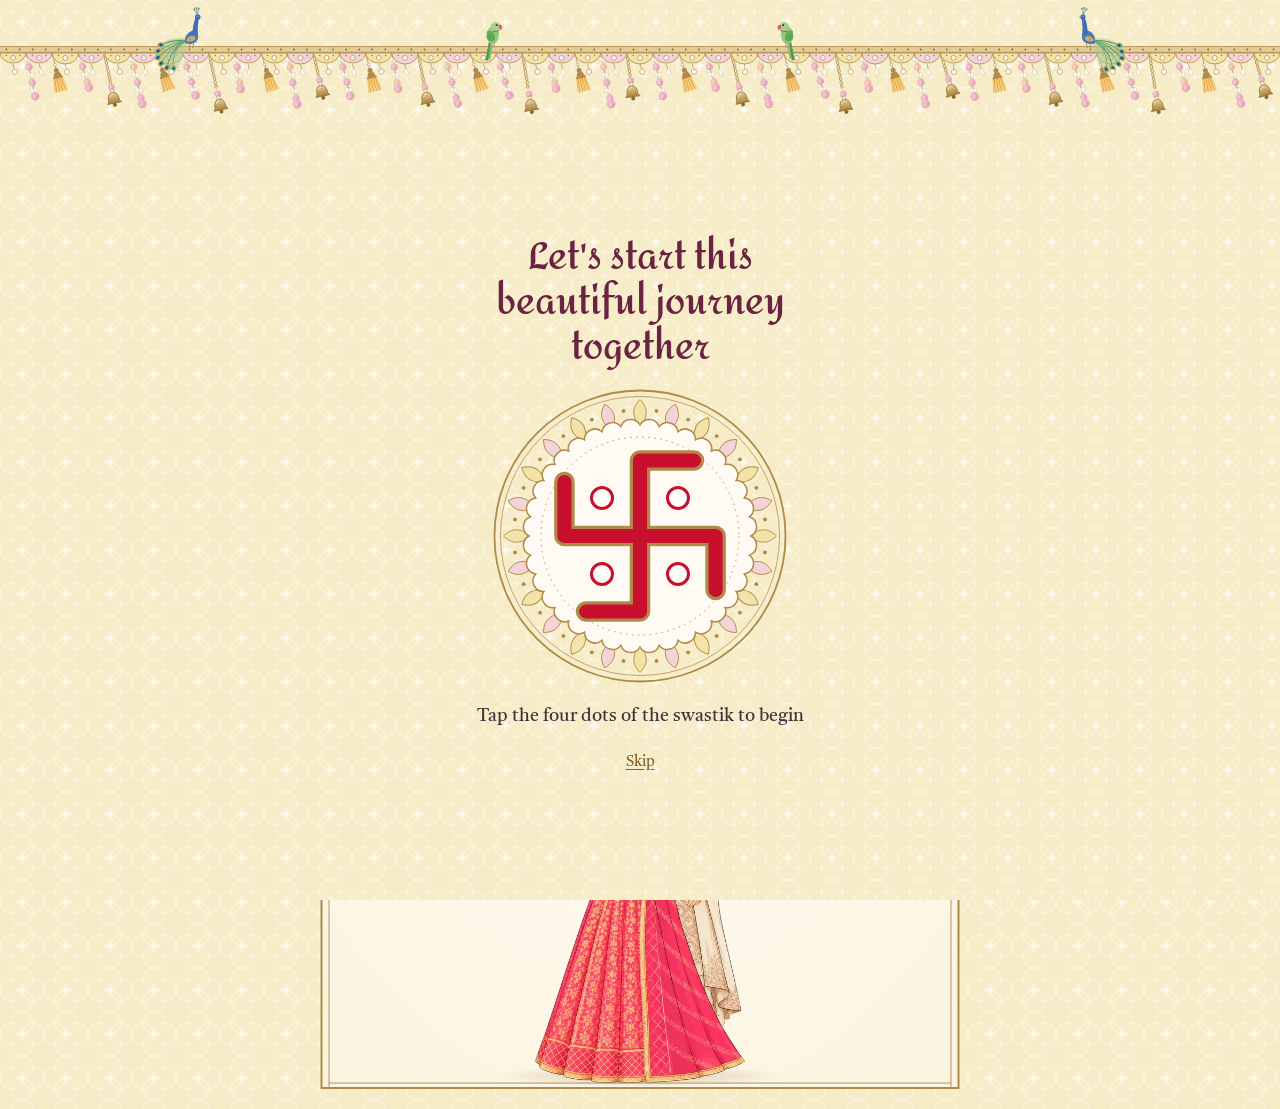
<file: index.html>
<!doctype html>
<html lang="en" data-theme="gulabi">
<head>
  <meta charset="utf-8">
  <meta name="viewport" content="width=device-width, initial-scale=1">
  <title>Harshal &amp; Pooja | Wedding invitation</title>
  <meta name="description" content="You're invited to the wedding of Harshal and Pooja on Wednesday, 2 December 2026.">
  <meta name="theme-color" content="#F4DEDC">

  <!-- WhatsApp / social link preview.
       WhatsApp does not run JavaScript, so these must be typed here.
       Replace USERNAME and REPO with your GitHub username and repository name (README, step 5). -->
  <meta property="og:type" content="website">
  <meta property="og:title" content="Harshal &amp; Pooja | Wedding invitation">
  <meta property="og:description" content="You're invited! Join us on Wednesday, 2 December 2026.">
  <meta property="og:url" content="https://neurodisk23.github.io/wedding/">
  <meta property="og:image" content="https://neurodisk23.github.io/wedding/assets/og-image.jpg">
  <meta property="og:image:width" content="1200">
  <meta property="og:image:height" content="630">
  <meta name="twitter:card" content="summary_large_image">

  <link rel="icon" href="assets/favicon.svg" type="image/svg+xml">
  <link rel="preload" href="assets/fonts/amita-latin-700-normal.woff2" as="font" type="font/woff2" crossorigin>
  <link rel="stylesheet" href="css/style.css">
  <script src="config.js"></script>
  <script>document.documentElement.dataset.theme = (window.INVITE && INVITE.theme) || "gulabi";</script>
</head>
<body>
  <!-- Cover: guests tap the four dots of the swastik to open the invitation -->
  <div class="cover" id="cover" role="dialog" aria-modal="true" aria-labelledby="coverTagline">
    <div class="door door-l" aria-hidden="true"></div>
    <div class="door door-r" aria-hidden="true"></div>
    <svg class="jhalar cover-jhalar" data-jhalar="birds" aria-hidden="true"></svg>
    <div class="cover-inner">
      <p class="cover-greeting" id="coverGreeting" hidden></p>
      <p class="cover-tagline" id="coverTagline" data-text="coverTagline">Let's start this beautiful journey together</p>
      <div class="emblem" id="emblem">
        <svg class="emblem-ring" id="coverMandala" aria-hidden="true"></svg>
        <div class="swastik-box">
          <svg class="swastik" viewBox="0 0 200 200" aria-hidden="true">
            <path class="sw-gold" d="M150 30 H100 V170 H50 M30 50 V100 H170 V150"/>
            <path class="sw-red" d="M150 30 H100 V170 H50 M30 50 V100 H170 V150"/>
          </svg>
          <button class="dot" type="button" style="left:32.5%;top:32.5%" aria-pressed="false" aria-label="Swastik dot 1 of 4"><span></span></button>
          <button class="dot" type="button" style="left:67.5%;top:32.5%" aria-pressed="false" aria-label="Swastik dot 2 of 4"><span></span></button>
          <button class="dot" type="button" style="left:67.5%;top:67.5%" aria-pressed="false" aria-label="Swastik dot 3 of 4"><span></span></button>
          <button class="dot" type="button" style="left:32.5%;top:67.5%" aria-pressed="false" aria-label="Swastik dot 4 of 4"><span></span></button>
        </div>
      </div>
      <p class="cover-hint" id="coverHint" data-text="coverHint" aria-live="polite">Tap the four dots of the swastik to begin</p>
      <button class="cover-skip" id="coverSkip" type="button" data-text="coverSkip">Skip</button>
    </div>
  </div>

  <a class="skip" href="#rsvp">Skip to RSVP</a>

  <header class="hero" id="top">
    <svg class="hero-arch" id="heroArch" aria-hidden="true"></svg>
    <svg class="toran" id="toran" aria-hidden="true" preserveAspectRatio="xMidYMin meet"></svg>
    <div class="hero-inner">
      <p class="ganesh" lang="sa" data-text="ganesh">॥ श्री गणेशाय नमः ॥</p>
      <p class="shubh" lang="hi" data-text="shubhVivah">शुभ विवाह</p>
      <h1 class="names">
        <button class="name-tap" type="button" data-shower="groom" aria-describedby="tapHint"><span data-bind="groom.name">Harshal</span></button>
        <span class="amp" data-text="weds">weds</span>
        <button class="name-tap" type="button" data-shower="bride" aria-describedby="tapHint"><span data-bind="bride.name">Pooja</span></button>
      </h1>
      <img class="divider" src="assets/divider.svg" alt="" width="200" height="24">
      <p class="greeting" id="greeting" hidden></p>
      <p class="hero-date" id="heroDate"></p>
      <p class="tap-hint" id="tapHint" data-text="tapHint">Tap a name or the picture for flowers</p>
      <button class="btn" id="openBtn" type="button" data-text="openButton">Open invitation</button>
      <figure class="couple" id="couple" hidden>
        <button class="couple-tap" type="button" data-shower="both" aria-describedby="tapHint">
          <img id="coupleImg" alt="Illustration of the bride in a pink lehenga and the groom in an ivory sherwani" width="393" height="640">
        </button>
      </figure>
    </div>
  </header>

  <main>
    <section class="invite" id="invitation" aria-label="Invitation" tabindex="-1">
      <div class="wrap">
        <div class="framed invite-card has-jhalar">
          <svg class="jhalar" data-jhalar="gap" aria-hidden="true"></svg>
          <img class="kalash" src="assets/kalash.svg" alt="" width="62" height="71">
          <p class="shloka" lang="sa" id="shloka"></p>
          <img class="divider" src="assets/divider.svg" alt="" width="200" height="24">
          <p class="lead-in" data-text="blessings">With the blessings of our elders</p>
          <p class="parents" data-bind="groom.parents"></p>
          <p data-text="inviteLine">invite you, with joy, to bless the marriage of their son</p>
          <p class="person" data-bind="groom.fullName"></p>
          <p class="grand-of" data-text="grandsonOf" data-grand="groom">grandson of</p>
          <p class="grandparents" data-bind="groom.grandparents" data-grand="groom"></p>
          <p class="with" data-text="with">with</p>
          <p class="person" data-bind="bride.fullName"></p>
          <p data-text="daughterOf">daughter of</p>
          <p class="parents" data-bind="bride.parents"></p>
          <p class="grand-of" data-text="granddaughterOf" data-grand="bride">granddaughter of</p>
          <p class="grandparents" data-bind="bride.grandparents" data-grand="bride"></p>
        </div>
      </div>
    </section>

    <section class="date" id="date" aria-labelledby="dateTitle">
      <svg class="jhalar jhalar-wide" data-jhalar aria-hidden="true"></svg>
      <div class="wrap">
        <h2 class="visually-hidden" id="dateTitle">Wedding date</h2>
        <div class="medallion">
          <svg id="mandala" aria-hidden="true"></svg>
          <div class="medallion-text">
            <p class="weekday" id="weekday"></p>
            <p class="big-day" id="dayNum"></p>
            <p class="month" id="monthYear"></p>
          </div>
        </div>
        <p class="muhurat" id="muhurat"></p>
        <p class="cd-label" id="cdLabel"></p>
        <div class="countdown" id="countdown" role="timer" aria-label="Time left until the wedding">
          <div><span id="cdD">0</span><small>days</small></div>
          <div><span id="cdH">0</span><small>hours</small></div>
          <div><span id="cdM">0</span><small>minutes</small></div>
          <div><span id="cdS">0</span><small>seconds</small></div>
        </div>
      </div>
    </section>

    <section class="events" id="events" aria-labelledby="eventsTitle">
      <div class="wrap">
        <h2 id="eventsTitle" data-text="celebrationsTitle">The celebrations</h2>
        <img class="divider" src="assets/divider.svg" alt="" width="200" height="24">
        <ol class="event-list" id="eventList"></ol>
      </div>
    </section>

    <section class="rsvp" id="rsvp" aria-labelledby="rsvpTitle">
      <div class="wrap">
        <h2 id="rsvpTitle" data-text="rsvpTitle">Will you join us?</h2>
        <p class="rsvp-by" id="rsvpBy"></p>

        <form class="framed sheet has-jhalar" id="rsvpForm" novalidate>
          <svg class="jhalar" data-jhalar aria-hidden="true"></svg>
          <div class="field">
            <label for="fName" data-text="nameLabel">Your name</label>
            <input id="fName" name="name" autocomplete="name" maxlength="80" required aria-describedby="eName">
            <p class="err" id="eName" hidden data-text="errName">Enter your name.</p>
          </div>

          <div class="field">
            <label for="fPhone" data-text="phoneLabel">Phone number</label>
            <div class="phone">
              <span aria-hidden="true">+91</span>
              <input id="fPhone" name="phone" type="tel" inputmode="numeric" autocomplete="tel-national"
                     maxlength="20" placeholder="98765 43210" required aria-describedby="hPhone ePhone">
            </div>
            <p class="hint" id="hPhone" data-text="phoneHint">Send again with the same number to update your RSVP.</p>
            <p class="err" id="ePhone" hidden data-text="errPhone">Enter a 10-digit mobile number.</p>
          </div>

          <fieldset class="field" aria-describedby="eAttending">
            <legend data-text="attendLabel">Will you attend?</legend>
            <div class="choices">
              <label class="choice"><input type="radio" name="attending" value="Yes"><span data-text="attendYes">Yes, we'll be there</span></label>
              <label class="choice"><input type="radio" name="attending" value="No"><span data-text="attendNo">Sorry, can't make it</span></label>
            </div>
            <p class="err" id="eAttending" hidden data-text="errAttending">Choose whether you can attend.</p>
          </fieldset>

          <div class="if-yes" id="ifYes" hidden>
            <div class="field">
              <label for="fGuests" data-text="guestsLabel">How many people, including you?</label>
              <div class="stepper">
                <button type="button" data-step="-1" aria-label="One fewer person">−</button>
                <input id="fGuests" name="guests" type="number" inputmode="numeric" min="1" max="15" value="1">
                <button type="button" data-step="1" aria-label="One more person">+</button>
              </div>
            </div>

            <fieldset class="field" aria-describedby="eEvents">
              <legend data-text="functionsLabel">Which functions will you attend?</legend>
              <div class="chips" id="eventChips"></div>
              <p class="err" id="eEvents" hidden data-text="errFunctions">Choose at least one function.</p>
            </fieldset>
          </div>

          <fieldset class="field" aria-describedby="eSide">
            <legend data-text="sideLabel">Whose side are you from?</legend>
            <div class="choices">
              <label class="choice"><input type="radio" name="side" value="Groom"><span><span data-text="sideGroom">Ladke wale</span> <small id="sideGroomNote"></small></span></label>
              <label class="choice"><input type="radio" name="side" value="Bride"><span><span data-text="sideBride">Ladki wale</span> <small id="sideBrideNote"></small></span></label>
              <label class="choice"><input type="radio" name="side" value="Both"><span data-text="sideBoth">Both sides</span></label>
            </div>
            <p class="err" id="eSide" hidden data-text="errSide">Choose a side.</p>
          </fieldset>

          <div class="field">
            <label for="fWish"><span data-text="wishLabel">Your wish for the couple</span> <span class="opt" data-text="optional">(optional)</span></label>
            <textarea id="fWish" name="wish" rows="4" maxlength="500"></textarea>
            <label class="check"><input type="checkbox" name="showWish" checked> <span data-text="showWishLabel">Show my wish on this page</span></label>
          </div>

          <!-- Spam trap: people never see this field; bots fill it. -->
          <div class="hp" aria-hidden="true">
            <label>Company <input name="company" tabindex="-1" autocomplete="off"></label>
          </div>

          <button class="btn" type="submit" id="sendBtn" data-text="sendButton">Send RSVP</button>
          <p class="form-status" id="formStatus" role="status" aria-live="polite"></p>
        </form>

        <div class="framed sheet done has-jhalar" id="rsvpDone" tabindex="-1" hidden>
          <svg class="jhalar" data-jhalar aria-hidden="true"></svg>
          <img class="kalash" src="assets/kalash.svg" alt="" width="56" height="64">
          <p class="done-title" id="doneTitle"></p>
          <p id="doneText"></p>
          <p class="demo-note" id="demoNote" hidden>Demo mode: this RSVP was not saved. Add your Google Sheet link in config.js to start collecting RSVPs.</p>
          <button class="link-btn" type="button" id="editBtn">Update your RSVP</button>
        </div>
      </div>
    </section>

    <section class="wishes" id="wishes" aria-labelledby="wishesTitle">
      <div class="wrap">
        <h2 id="wishesTitle" data-text="wishesTitle">Wishes for the couple</h2>
        <img class="divider" src="assets/divider.svg" alt="" width="200" height="24">
        <p class="wishes-note" id="wishesNote" hidden></p>
        <ul class="wish-list" id="wishList"></ul>
        <p class="empty" id="wishEmpty" hidden>No wishes yet. Add the first one with your RSVP.</p>
      </div>
    </section>

    <section class="contacts" id="contacts" aria-labelledby="contactsTitle">
      <div class="wrap">
        <h2 id="contactsTitle" data-text="contactsTitle">Questions? Call us</h2>
        <div class="framed contact-card has-jhalar">
          <svg class="jhalar" data-jhalar aria-hidden="true"></svg>
          <ul class="contact-list" id="contactList"></ul>
        </div>
      </div>
    </section>
  </main>

  <footer class="footer">
    <svg class="palace" id="palace" aria-hidden="true" preserveAspectRatio="xMidYMax meet"></svg>
    <div class="footer-body">
      <div class="wrap">
        <p class="thanks" data-text="thanks">We look forward to celebrating with you</p>
        <p class="hashtag" id="hashtag"></p>
        <p class="families" id="families"></p>
      </div>
    </div>
  </footer>

  <button class="music" id="musicBtn" type="button" aria-pressed="false" aria-label="Play music" hidden>
    <svg viewBox="0 0 24 24" aria-hidden="true"><path class="note" d="M9 18.5a2.5 2.5 0 1 1-2-2.45V5l11-2v11.5a2.5 2.5 0 1 1-2-2.45V6.4L9 7.7z"/><path class="slash" d="M3 3l18 18" /></svg>
  </button>
  <audio id="music" loop preload="none"></audio>

  <script src="js/toran.js"></script>
  <script src="js/ornaments.js"></script>
  <script src="js/effects.js"></script>
  <script src="js/main.js"></script>
</body>
</html>
</file>
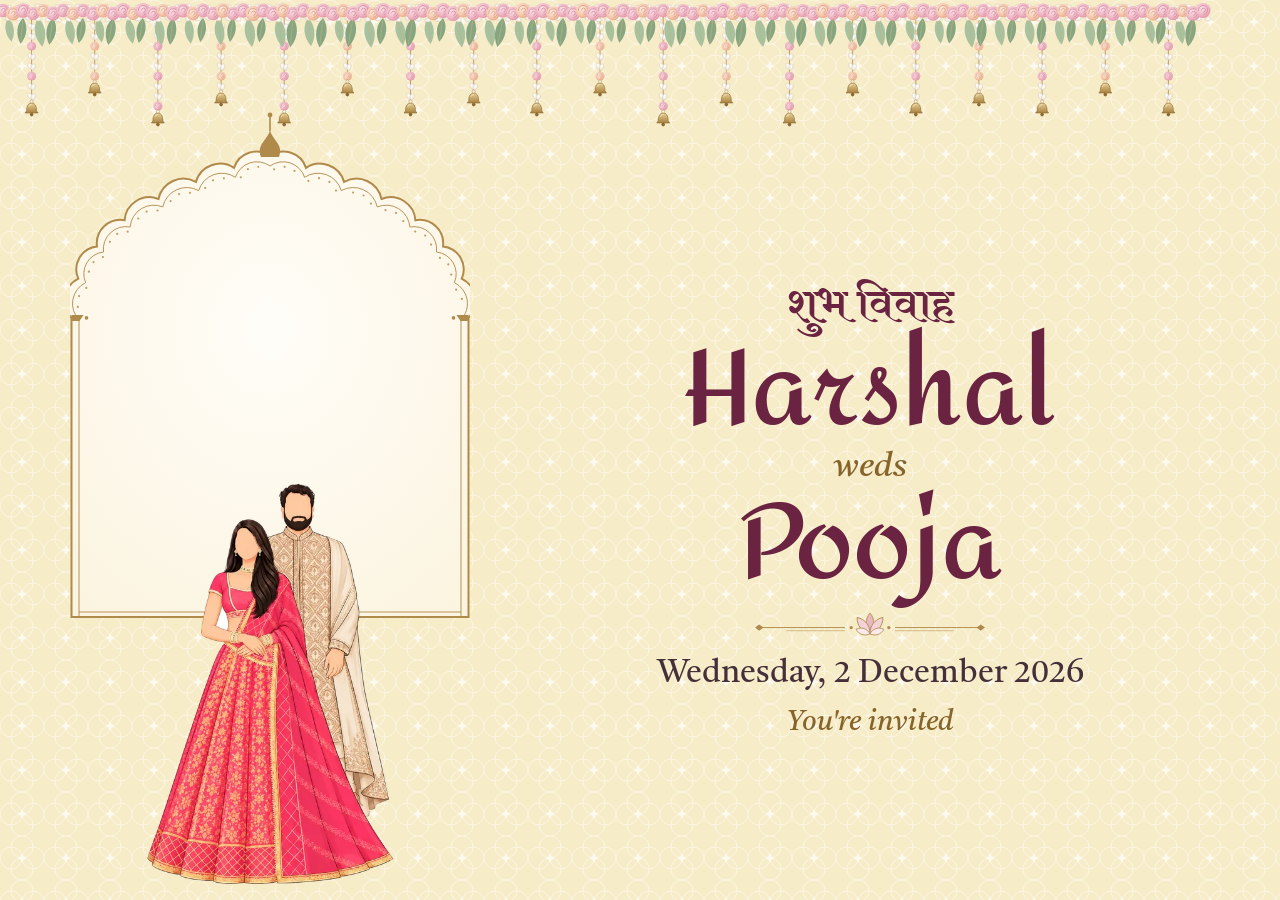
<file: tools/og.html>
<!doctype html>
<!--
  Source for assets/og-image.jpg (the WhatsApp link preview).
  To remake it after changing names, date, theme or illustration:
  open this page in Chrome, set the window to 1200 x 630
  (DevTools device toolbar), take a screenshot, save as JPG under 300 KB.
-->
<html lang="en" data-theme="gulabi">
<head>
<meta charset="utf-8">
<link rel="stylesheet" href="../css/style.css">
<script src="../config.js"></script>
<script>document.documentElement.dataset.theme = (window.INVITE && INVITE.theme) || "gulabi";</script>
<style>
  html, body { margin: 0; width: 1200px; height: 630px; overflow: hidden; }
  .toran { position: absolute; top: 0; left: 0; width: 1200px; height: 150px; z-index: 3; }
  .og-arch { position: absolute; left: 70px; top: 112px; width: 400px; height: 506px; }
  .og-couple { position: absolute; left: 270px; bottom: 16px; height: 400px; transform: translateX(-50%); z-index: 2; }
  .og-text { position: absolute; left: 500px; right: 40px; top: 150px; bottom: 30px;
             display: flex; flex-direction: column; align-items: center; justify-content: center; text-align: center; }
  .og-text .shubh { font-size: 40px; }
  .og-text .names { font-size: 104px; line-height: 1.02; margin: 4px 0 0; }
  .og-text .names .amp { font-size: 34px; margin: 0; }
  .og-text .divider { width: 230px; margin: 14px auto 10px; }
  .og-text .when { font-size: 32px; }
  .og-text .invited { font: italic 28px/1.4 var(--text); color: var(--gold-text); margin-top: 4px; }
</style>
</head>
<body>
  <svg class="toran" id="toran" aria-hidden="true"></svg>
  <svg class="og-arch" id="arch" aria-hidden="true"></svg>
  <img class="og-couple" src="../assets/couple.webp" alt="">
  <div class="og-text">
    <p class="shubh" lang="hi">शुभ विवाह</p>
    <p class="names"><span>Harshal</span><span class="amp">weds</span><span>Pooja</span></p>
    <img class="divider" src="../assets/divider.svg" alt="">
    <p class="when">Wednesday, 2 December 2026</p>
    <p class="invited">You're invited</p>
  </div>
  <script src="../js/toran.js"></script>
  <script src="../js/ornaments.js"></script>
  <script>
    buildToran(document.getElementById("toran"), { width: 1200 });
    buildArch(document.getElementById("arch"), 400, 506);
  </script>
</body>
</html>
</file>
<file: css/style.css>
/* ───────── Fonts (self-hosted, SIL Open Font License) ───────── */
@font-face {
  font-family: "Amita"; font-style: normal; font-weight: 700; font-display: swap;
  src: url(../assets/fonts/amita-devanagari-700-normal.woff2) format("woff2");
  unicode-range: U+0900-097F, U+1CD0-1CF9, U+200C-200D, U+20A8, U+20B9, U+20F0, U+25CC, U+A830-A839, U+A8E0-A8FF, U+11B00-11B09;
}
@font-face {
  font-family: "Amita"; font-style: normal; font-weight: 700; font-display: swap;
  src: url(../assets/fonts/amita-latin-ext-700-normal.woff2) format("woff2");
  unicode-range: U+0100-02BA, U+02BD-02C5, U+02C7-02CC, U+02CE-02D7, U+02DD-02FF, U+1D00-1DBF, U+1E00-1E9F, U+1EF2-1EFF, U+2020, U+20A0-20AB, U+20AD-20C0, U+2113, U+2C60-2C7F, U+A720-A7FF;
}
@font-face {
  font-family: "Amita"; font-style: normal; font-weight: 700; font-display: swap;
  src: url(../assets/fonts/amita-latin-700-normal.woff2) format("woff2");
  unicode-range: U+0000-00FF, U+0131, U+0152-0153, U+02BB-02BC, U+02C6, U+02DA, U+02DC, U+0304, U+0308, U+0329, U+2000-206F, U+20AC, U+2122, U+2191, U+2193, U+2212, U+2215, U+FEFF, U+FFFD;
}
@font-face {
  font-family: "Tiro Devanagari Hindi"; font-style: normal; font-weight: 400; font-display: swap;
  src: url(../assets/fonts/tiro-devanagari-hindi-devanagari-400-normal.woff2) format("woff2");
  unicode-range: U+0900-097F, U+1CD0-1CF9, U+200C-200D, U+20A8, U+20B9, U+20F0, U+25CC, U+A830-A839, U+A8E0-A8FF, U+11B00-11B09;
}
@font-face {
  font-family: "Tiro Devanagari Hindi"; font-style: normal; font-weight: 400; font-display: swap;
  src: url(../assets/fonts/tiro-devanagari-hindi-latin-ext-400-normal.woff2) format("woff2");
  unicode-range: U+0100-02BA, U+02BD-02C5, U+02C7-02CC, U+02CE-02D7, U+02DD-02FF, U+1D00-1DBF, U+1E00-1E9F, U+1EF2-1EFF, U+2020, U+20A0-20AB, U+20AD-20C0, U+2113, U+2C60-2C7F, U+A720-A7FF;
}
@font-face {
  font-family: "Tiro Devanagari Hindi"; font-style: normal; font-weight: 400; font-display: swap;
  src: url(../assets/fonts/tiro-devanagari-hindi-latin-400-normal.woff2) format("woff2");
  unicode-range: U+0000-00FF, U+0131, U+0152-0153, U+02BB-02BC, U+02C6, U+02DA, U+02DC, U+0304, U+0308, U+0329, U+2000-206F, U+20AC, U+2122, U+2191, U+2193, U+2212, U+2215, U+FEFF, U+FFFD;
}
@font-face {
  font-family: "Tiro Devanagari Hindi"; font-style: italic; font-weight: 400; font-display: swap;
  src: url(../assets/fonts/tiro-devanagari-hindi-latin-ext-400-italic.woff2) format("woff2");
  unicode-range: U+0100-02BA, U+02BD-02C5, U+02C7-02CC, U+02CE-02D7, U+02DD-02FF, U+1D00-1DBF, U+1E00-1E9F, U+1EF2-1EFF, U+2020, U+20A0-20AB, U+20AD-20C0, U+2113, U+2C60-2C7F, U+A720-A7FF;
}
@font-face {
  font-family: "Tiro Devanagari Hindi"; font-style: italic; font-weight: 400; font-display: swap;
  src: url(../assets/fonts/tiro-devanagari-hindi-latin-400-italic.woff2) format("woff2");
  unicode-range: U+0000-00FF, U+0131, U+0152-0153, U+02BB-02BC, U+02C6, U+02DA, U+02DC, U+0304, U+0308, U+0329, U+2000-206F, U+20AC, U+2122, U+2191, U+2193, U+2212, U+2215, U+FEFF, U+FFFD;
}

/* ───────── Colour schemes ─────────
   Royal pastel: a pastel ground with a jaali (lattice) pattern, ivory
   cards in antique-gold frames, and one deep accent for names and
   headings. Pick a scheme with `theme` in config.js. */
:root, [data-theme="gulabi"] {           /* Gulabi: blush rose, sage, gold */
  --ground: #F4DEDC;
  --ground-2: #E8C6C7;
  --band: #E2EBDE;
  --accent: #6A2340;
  --ink: #45303A;
  --footer: #5A7560;
  --petal-a: #F4D3D8;
  --petal-b: #D9E6D3;
  --glow-out: #FBEFEA;
}
[data-theme="pista"] {                    /* Pista: pistachio green, peach, gold */
  --ground: #E1ECDD;
  --ground-2: #C6D8C0;
  --band: #F7E5D9;
  --accent: #2F5546;
  --ink: #2F3B35;
  --footer: #7A4256;
  --petal-a: #F7E0D2;
  --petal-b: #D3E3CC;
  --glow-out: #F3F7EE;
}
[data-theme="aasmani"] {                  /* Aasmani: powder blue, blush, gold */
  --ground: #DCE5F0;
  --ground-2: #C2D1E3;
  --band: #F4E3E7;
  --accent: #233A66;
  --ink: #2E3448;
  --footer: #2F4A75;
  --petal-a: #F4D3D8;
  --petal-b: #CFDCEC;
  --glow-out: #F1F4F9;
}
[data-theme="basanti"] {                 /* Basanti: butter yellow, blush, gold */
  --ground: #F7ECC8;
  --ground-2: #EAD9A3;
  --band: #F6DCDD;
  --accent: #6A2340;
  --ink: #45303A;
  --footer: #6E4E16;
  --petal-a: #F4D3D8;
  --petal-b: #F3E3A8;
  --glow-out: #FBF4E0;
}
[data-theme="jamuni"] {                  /* Jamuni: lavender, pink, gold */
  --ground: #E9E2F1;
  --ground-2: #D3C7E3;
  --band: #F3E6EC;
  --accent: #4A2A6A;
  --ink: #352C42;
  --footer: #4A2A6A;
  --petal-a: #F4D3D8;
  --petal-b: #DCD0EC;
  --glow-out: #F6F2FA;
}
[data-theme="firozi"] {                  /* Firozi: mint turquoise, peach, gold */
  --ground: #DCEFEB;
  --ground-2: #BFE0DA;
  --band: #F8E4DC;
  --accent: #1E5552;
  --ink: #263B3A;
  --footer: #1E5552;
  --petal-a: #F7D9D0;
  --petal-b: #CDE9E3;
  --glow-out: #F2F9F7;
}
[data-theme="kesari"] {                  /* Kesari: saffron peach, sage, gold */
  --ground: #FBE5D6;
  --ground-2: #F2CDB5;
  --band: #E4ECDD;
  --accent: #6B2E1F;
  --ink: #47302A;
  --footer: #5C6E4F;
  --petal-a: #F8D6C4;
  --petal-b: #DCE8D3;
  --glow-out: #FFF5EE;
}
[data-theme="shahi"] {                   /* Shahi: ivory, champagne, emerald */
  --ground: #F2EBDD;
  --ground-2: #E2D5BC;
  --band: #E3ECE4;
  --accent: #1E4D3A;
  --ink: #33362F;
  --footer: #1E4D3A;
  --petal-a: #F4D3D8;
  --petal-b: #DCE8D8;
  --glow-out: #FBF7EF;
}
:root {
  --card: #FFFAF3;
  --glow-in: #FFFDF8;
  --gold: #B08A4A;
  --gold-light: #DCC79B;
  --gold-text: #86642A;
  --frame: 26px;

  --display: "Amita", "Tiro Devanagari Hindi", serif;
  --text: "Tiro Devanagari Hindi", Georgia, serif;
  --col: 480px;
}

*, *::before, *::after { box-sizing: border-box; }
html { -webkit-text-size-adjust: 100%; scroll-behavior: smooth; }
body {
  margin: 0;
  background: var(--ground) url(../assets/jaali.svg) repeat;
  color: var(--ink);
  font: 18px/1.6 var(--text);
  text-rendering: optimizeLegibility;
}
h1, h2, h3, p { margin: 0; }
button, input, textarea { font: inherit; color: inherit; }
img, svg { display: block; }
:focus-visible { outline: 3px solid var(--accent); outline-offset: 3px; }

.wrap { width: 100%; max-width: var(--col); margin-inline: auto; padding-inline: 14px; }
.visually-hidden, .hp {
  position: absolute !important; width: 1px; height: 1px; overflow: hidden;
  clip: rect(0 0 0 0); white-space: nowrap;
}
.skip { position: absolute; left: 12px; top: -60px; background: var(--card); padding: 8px 14px; z-index: 10; }
.skip:focus { top: 12px; }

section { padding: 64px 0; }
section h2 {
  font: 700 34px/1.2 var(--display);
  color: var(--accent);
  text-align: center;
}
.divider { width: 190px; height: auto; margin: 10px auto 26px; }

/* Ivory card with an antique-gold frame (corners keep their shape, edges stretch). */
.framed {
  border: var(--frame) solid transparent;
  border-image: url(../assets/frame-gold.svg) 40 / var(--frame) stretch;
  background: var(--card);
}

/* ───────── Ornament colours (SVG built in js/ornaments.js) ───────── */
.o-gold { stroke: var(--gold); }
.o-gold-fill { fill: var(--gold); }
.o-fill { fill: var(--card); }
.o-petal-a { fill: var(--petal-a); stroke: var(--gold); }
.o-petal-b { fill: var(--petal-b); stroke: var(--gold); }
.o-glow-in { stop-color: var(--glow-in); }
.o-glow-out { stop-color: var(--glow-out); }
.o-palace { fill: var(--footer); }
.o-window { fill: var(--ground); }

/* ───────── Cover: tap the four dots of the swastik ───────── */
:root { --kumkum: #C8102E; }
html.cover-open, html.cover-open body { overflow: hidden; }
.cover {
  position: fixed; inset: 0; z-index: 15;           /* below the falling flowers (z 20) */
  display: flex; align-items: center; justify-content: center;
  overflow: hidden;
}
.door {
  position: absolute; top: 0; bottom: 0; width: 50.5%;
  background: var(--ground) url(../assets/jaali.svg) repeat;
  transition: transform 1.25s cubic-bezier(.7, 0, .3, 1) .3s;
}
.door-l { left: 0; }
.door-r { right: 0; }
/* The gold door edges show only as the doors part, so no line crosses the text. */
.cover.leaving .door-l { box-shadow: inset -3px 0 0 var(--card), inset -4.5px 0 0 var(--gold), 8px 0 18px rgba(80, 50, 30, .12); }
.cover.leaving .door-r { box-shadow: inset 3px 0 0 var(--card), inset 4.5px 0 0 var(--gold), -8px 0 18px rgba(80, 50, 30, .12); }
.jhalar.cover-jhalar { top: 46px; left: 0; width: 100%; z-index: 2; transition: opacity .45s ease; }
.cover-inner {
  position: relative; z-index: 3;
  width: 100%; max-width: 440px; max-height: 100%; overflow-y: auto;
  padding: 140px 22px 24px; text-align: center;
  transition: opacity .45s ease;
}
.cover-greeting { font: italic 20px/1.4 var(--text); margin-bottom: 4px; }
.cover-tagline { font: 700 clamp(26px, 7.4vw, 36px)/1.25 var(--display); color: var(--accent); margin: 0 auto 16px; max-width: 360px; }
.emblem { position: relative; width: min(300px, 76vw); aspect-ratio: 1; margin: 0 auto; }
.emblem-ring { position: absolute; inset: 0; width: 100%; height: 100%; }
.swastik-box { position: absolute; left: 14%; top: 14%; width: 72%; height: 72%; }
.swastik { width: 100%; height: 100%; overflow: visible; }
.sw-gold, .sw-red { fill: none; stroke-linecap: round; stroke-linejoin: round; }
.sw-gold { stroke: var(--gold); stroke-width: 19; }
.sw-red { stroke: var(--kumkum); stroke-width: 13; }
.dot {
  position: absolute; width: 52px; height: 52px; margin: -26px 0 0 -26px; padding: 0;
  border: 0; border-radius: 50%; background: transparent; cursor: pointer;
  display: grid; place-items: center;
  -webkit-tap-highlight-color: transparent; touch-action: manipulation;
}
.dot span {
  width: 24px; height: 24px; border-radius: 50%;
  border: 3px solid var(--kumkum); background: #FFFDF8;
}
.dot.on span { background: radial-gradient(circle at 35% 35%, #E8455A, #B00F24); border-color: #A30D21; }
.dot:focus-visible { outline: 2px dashed var(--gold); outline-offset: -2px; }
.cover-hint { margin-top: 16px; font-size: 18px; min-height: 1.6em; }
.emblem.complete + .cover-hint { font: 700 28px/1.3 var(--display); color: var(--kumkum); }
.cover-skip {
  margin-top: 14px; padding: 6px 12px; background: none; border: 0; cursor: pointer;
  color: var(--gold-text); font-size: 15px; text-decoration: underline; text-underline-offset: 3px;
}
@media (max-height: 700px) {
  .cover-inner { padding-top: 122px; padding-bottom: 12px; }
  .emblem { width: min(250px, 68vw); }
  .cover-tagline { margin-bottom: 10px; }
}
.cover.leaving .cover-inner, .cover.leaving .cover-jhalar { opacity: 0; }
.cover.leaving .door-l { transform: translateX(-101%); }
.cover.leaving .door-r { transform: translateX(101%); }
@media (prefers-reduced-motion: no-preference) {
  .dot:not(.on) span { animation: dotPulse 1.8s ease-in-out infinite; }
  .dot.on span { animation: dotPop .5s cubic-bezier(.2, 1.6, .4, 1); }
  .emblem.complete .swastik { animation: swGlow 1.2s ease-in-out; }
}
@media (prefers-reduced-motion: reduce) {
  .door { transition: none; }
  .cover.leaving { opacity: 0; transition: opacity .3s; }
}
@keyframes dotPulse { 0%, 100% { box-shadow: 0 0 0 0 rgba(200, 16, 46, .45); } 60% { box-shadow: 0 0 0 11px rgba(200, 16, 46, 0); } }
@keyframes dotPop { from { transform: scale(.4); } to { transform: scale(1); } }
@keyframes swGlow {
  0%, 100% { transform: scale(1); filter: none; }
  40% { transform: scale(1.06); filter: drop-shadow(0 0 10px rgba(232, 190, 100, .95)); }
}

/* ───────── Two pages ─────────
   The opening page and the invitation are separate: the invitation (everything
   in <main> and the footer) appears only after "Open invitation" is pressed. */
html.details-closed main, html.details-closed .footer { display: none; }
html.details-open .hero { display: none; }
#invitation:focus { outline: none; }
@media (prefers-reduced-motion: no-preference) {
  .hero.leaving { animation: pageOut .55s ease-in forwards; }
  html.details-open main { animation: pageIn .7s ease-out both; }
}
@keyframes pageOut { to { opacity: 0; transform: translateY(-24px) scale(.98); } }
@keyframes pageIn { from { opacity: 0; transform: translateY(18px); } to { opacity: 1; transform: none; } }

/* ───────── Buttons ───────── */
.btn {
  display: inline-block;
  background: var(--accent);
  color: var(--card);
  border: 0;
  border-radius: 999px;
  padding: 13px 34px;
  font-size: 19px;
  cursor: pointer;
  box-shadow: 0 0 0 3px var(--card), 0 0 0 4.5px var(--gold);
  transition: filter .2s;
}
.btn:hover { filter: brightness(1.15); }
.btn:disabled { opacity: .7; cursor: progress; }
.link-btn {
  background: none; border: 0; padding: 4px 0; cursor: pointer;
  color: var(--accent); text-decoration: underline; text-underline-offset: 3px;
}

/* ───────── Hero: palace archway ───────── */
.hero {
  position: relative;
  min-height: 100vh;
  min-height: 100svh;
  display: flex;
  flex-direction: column;
  justify-content: center;
  padding: 160px 16px 26px;
  overflow: hidden;
}
.hero-arch {
  position: absolute;
  top: 100px; left: 50%;
  width: min(640px, calc(100% - 28px));
  height: calc(100% - 118px);
  transform: translateX(-50%);
}
.toran { position: absolute; top: 0; left: 0; width: 100%; height: 170px; z-index: 2; overflow: visible; }
.hero-inner {
  position: relative; z-index: 1;
  width: 100%; max-width: 420px; margin: 0 auto;
  padding: 34px 22px 30px;
  text-align: center;
}
.kalash { width: 62px; height: auto; margin: 0 auto 8px; }
.ganesh { font-size: 17px; color: var(--accent); }
.shubh { font: 700 30px/1.35 var(--display); color: var(--accent); margin-top: 4px; }
.names {
  font: 700 clamp(52px, 16vw, 92px)/1.08 var(--display);
  color: var(--accent);
  margin: 14px 0 0;
}
.names span { display: block; }
.names .amp { font: italic 400 22px/1.4 var(--text); color: var(--gold-text); margin: 2px 0; }
.hero .divider { margin: 14px auto 10px; width: 170px; }
.greeting { font: italic 21px/1.4 var(--text); margin-bottom: 2px; }
.hero-date { font-size: 19px; margin-bottom: 22px; }
.hero-inner:has(.couple:not([hidden])) { padding-bottom: 0; }
.couple { position: relative; margin: 26px auto 0; }
.couple img { height: clamp(250px, 38svh, 380px); width: auto; margin: 0 auto; position: relative; z-index: 1; }
.couple::after {
  content: ""; position: absolute; left: 50%; bottom: -4px;
  width: 78%; height: 22px; transform: translateX(-50%);
  background: radial-gradient(closest-side, rgba(150, 110, 50, .32), transparent);
}

/* Garland drops in once on load. The bells' swinging is physics in js/effects.js:
   they react to scrolling and touch. */
@media (prefers-reduced-motion: no-preference) {
  .toran.enter { animation: drop 1s cubic-bezier(.2, .9, .3, 1.15) both; }
  .hero.enter .hero-inner > * { animation: rise .9s ease-out both; animation-delay: .35s; }
}
@keyframes drop { from { transform: translateY(-70%); } to { transform: none; } }
@keyframes rise { from { opacity: 0; transform: translateY(10px); } to { opacity: 1; transform: none; } }

/* Tappable names and picture: tapping showers flowers */
.name-tap, .couple-tap {
  display: block; margin: 0 auto; padding: 0 10px;
  background: none; border: 0; font: inherit; color: inherit;
  cursor: pointer; -webkit-tap-highlight-color: transparent; touch-action: manipulation;
  transition: transform .15s ease-out;
}
.name-tap:active, .couple-tap:active { transform: scale(.96); }
.name-tap:focus-visible, .couple-tap:focus-visible { outline: 2px dashed var(--gold); outline-offset: 4px; border-radius: 8px; }
.tap-hint { font: italic 15px/1.4 var(--text); color: var(--gold-text); margin: -12px 0 20px; }
.couple-tap { padding: 0; }

/* Falling flowers are drawn on this full-screen layer */
.shower { position: fixed; inset: 0; pointer-events: none; z-index: 20; }

/* Small hanging bells (filled in by js/main.js) */
.hang {
  position: absolute; width: 16px; height: 56px; z-index: 1;
  transform-origin: 50% 0; pointer-events: none;
}
.hang svg { width: 100%; height: 100%; }

/* Jhalar: scalloped frill with hanging bells, flowers and latkans (js/ornaments.js).
   On a framed card it hangs from the inner gold line; .jhalar-wide spans a whole band. */
.framed { position: relative; }
.jhalar {
  position: absolute; display: block; z-index: 1; pointer-events: none; overflow: visible;
  top: calc(5px - var(--frame));
  left: calc(16px - var(--frame));
  width: calc(100% + 2 * var(--frame) - 32px);
  height: 84px;
}
.jhalar-wide { top: 0; left: 0; width: 100%; }
.framed.has-jhalar { padding-top: 80px; }
.invite-card.has-jhalar { padding-top: 26px; }
.date { position: relative; padding-top: 116px; }
.event .hang { top: 4px; left: calc(50% - 8px); }
.event .hang-side { top: 22px; width: 12px; height: 42px; }
.event .hang-side.l { left: calc(25% - 6px); }
.event .hang-side.r { left: calc(75% - 6px); }

/* ───────── Invitation card ───────── */
/* TEXT SIZES on the invitation card: change a number to make that line bigger or smaller. */
.invite-card {
  --size-shloka: 19px;        /* वक्रतुण्ड महाकाय … */
  --size-blessings: 16px;     /* With the blessings of our elders … */
  --size-parents: 18px;       /* Smt. … & Shri … (both families) */
  --size-invite-line: 16px;   /* invite you, with joy, … of their son  and  daughter of */
  --size-names: 36px;         /* Harshal, Pooja */
  --size-with: 18px;          /* with */
  --size-grandparents: 15px;  /* Late Sh. … & Late Smt. … (grandparents) */
}
.invite { padding-top: 40px; }
.invite-card { text-align: center; padding: 18px 10px 26px; }
.invite-card p + p { margin-top: 6px; }
.shloka { font-size: var(--size-shloka); line-height: 1.75; color: var(--accent); }
.invite-card .divider { margin: 14px auto 18px; }
/* pre-line: writing \n inside a line in config.js starts a new line exactly there */
.lead-in { font-style: italic; font-size: var(--size-blessings); white-space: pre-line; }
.parents { font-size: var(--size-parents); color: var(--gold-text); white-space: pre-line; }
.invite-card [data-text="inviteLine"], .invite-card [data-text="daughterOf"] { font-size: var(--size-invite-line); white-space: pre-line; }
.invite-card .person { font: 700 var(--size-names)/1.25 var(--display); color: var(--accent); margin: 18px 0 2px; }
.invite-card .grand-of { font-style: italic; font-size: var(--size-grandparents); margin-top: 2px; }
.invite-card .grandparents { font-size: var(--size-grandparents); color: var(--gold-text); white-space: pre-line; line-height: 1.45; }
.invite-card .grandparents + .with { margin-top: 12px; }
.invite-card .with { font-style: italic; font-size: var(--size-with); margin-top: 4px; }

/* ───────── Date medallion ───────── */
.date { background: var(--band) url(../assets/jaali.svg) repeat; text-align: center; }
.medallion { position: relative; width: 300px; height: 300px; margin: 0 auto; }
.medallion svg { position: absolute; inset: 0; width: 100%; height: 100%; }
.medallion-text {
  position: absolute; inset: 0;
  display: flex; flex-direction: column; align-items: center; justify-content: center;
}
.weekday { font: italic 19px/1.2 var(--text); color: var(--gold-text); }
.big-day { font: 700 92px/1 var(--display); color: var(--accent); margin-top: 6px; }
.month { font: 700 24px/1.2 var(--display); color: var(--accent); }
.muhurat { margin-top: 20px; font-size: 19px; }
.cd-label { margin-top: 22px; font: italic 18px/1.4 var(--text); color: var(--gold-text); }
.countdown { display: flex; justify-content: center; gap: 10px; margin-top: 10px; }
.countdown div {
  width: 72px; height: 72px; border-radius: 50%;
  background: var(--card);
  box-shadow: 0 0 0 1px var(--gold), 0 0 0 4px var(--card), 0 0 0 5px var(--gold-light);
  display: flex; flex-direction: column; align-items: center; justify-content: center;
}
.countdown span { font: 700 24px/1 var(--display); color: var(--accent); font-variant-numeric: tabular-nums; }
.countdown small { font-size: 13px; margin-top: 2px; }

/* ───────── Celebrations: arch-topped cards ───────── */
.event-list { list-style: none; margin: 0; padding: 0; display: grid; gap: 22px; }
/* The li carries a thin gold outline (drop-shadows follow the arch shape);
   the inner card is cut to the arch shape by the mask. */
.event {
  --bg: #F6D8DB; --c: #7A2337;
  filter: drop-shadow(1px 0 0 rgba(176, 138, 74, .85)) drop-shadow(-1px 0 0 rgba(176, 138, 74, .85))
          drop-shadow(0 1px 0 rgba(176, 138, 74, .85)) drop-shadow(0 -1px 0 rgba(176, 138, 74, .85))
          drop-shadow(0 8px 12px rgba(80, 50, 30, .08));
}
.event-card {
  position: relative;
  background: var(--bg);
  text-align: center;
  padding: 96px 22px 28px;
  -webkit-mask: url(../assets/arch-mask.svg) top / 100% 84px no-repeat, linear-gradient(#000 0 0) 0 83px / 100% calc(100% - 83px) no-repeat;
          mask: url(../assets/arch-mask.svg) top / 100% 84px no-repeat, linear-gradient(#000 0 0) 0 83px / 100% calc(100% - 83px) no-repeat;
}
.jhalar.jhalar-event { top: 74px; left: 0; width: 100%; }
.event-card { padding-top: 168px; }
[data-type="haldi"]     { --bg: #F8EDC6; --c: #7F6012; }
[data-type="mehendi"]   { --bg: #DCE9D2; --c: #45663A; }
[data-type="sangeet"]   { --bg: #EEDDEC; --c: #74386A; }
[data-type="vivah"]     { --bg: #F6D8DB; --c: #7A2337; }
[data-type="reception"] { --bg: #DAE4F0; --c: #2F4E74; }
[data-type="engagement"] { --bg: #F3E8CF; --c: #7A5A1A; }
[data-type="barat"]     { --bg: #FBE3D2; --c: #8A431E; }
.ev-name { font: 700 36px/1.15 var(--display); color: var(--c); }
.ev-date { font-size: 18px; margin-top: 4px; }
.ev-time { font-size: 18px; }
.ev-venue { margin-top: 10px; color: var(--c); }
.ev-address { font-size: 17px; }
.ev-note { font-style: italic; margin-top: 6px; }
.ev-actions { display: flex; flex-wrap: wrap; justify-content: center; gap: 6px 22px; margin-top: 14px; }
.ev-actions a { color: var(--c); text-underline-offset: 3px; font-size: 17px; padding: 4px 0; }

/* ───────── RSVP ───────── */
.rsvp-by { text-align: center; margin: -16px 0 22px; }
.rsvp h2 + .rsvp-by { margin-top: 4px; }
.sheet { padding: 14px 6px 10px; }
.sheet .btn { width: 100%; margin-top: 8px; }
.field { border: 0; margin: 0 0 22px; padding: 0; min-width: 0; }
.field > label, .field legend { display: block; margin-bottom: 8px; color: var(--accent); padding: 0; }
.opt { color: var(--ink); font-size: 16px; }
input:not([type]), input[type="tel"], input[type="number"], textarea {
  width: 100%;
  background: #fff;
  border: 1.5px solid var(--gold-light);
  border-radius: 6px;
  padding: 11px 12px;
  font-size: 18px;
}
textarea { resize: vertical; min-height: 110px; line-height: 1.5; }
input:focus-visible, textarea:focus-visible { outline: 3px solid var(--accent); outline-offset: 1px; border-color: var(--accent); }
[aria-invalid="true"] { border-color: #A3243A !important; }
.phone { display: flex; }
.phone span {
  display: flex; align-items: center; padding: 0 12px;
  border: 1.5px solid var(--gold-light); border-right: 0; border-radius: 6px 0 0 6px; background: var(--ground);
}
.phone input { border-radius: 0 6px 6px 0; }
.hint { font-size: 15px; margin-top: 6px; }
.err { color: #A3243A; font-size: 16px; margin-top: 6px; }
.err::before { content: "! "; font-weight: bold; }

.choices { display: grid; gap: 8px; }
.choice, .chip { position: relative; display: block; cursor: pointer; }
.choice input, .chip input { position: absolute; opacity: 0; inset: 0; margin: 0; cursor: pointer; z-index: 1; width: 100%; height: 100%; }
.choice span, .chip span {
  display: block;
  border: 1.5px solid var(--gold-light);
  border-radius: 6px;
  padding: 11px 14px;
  background: #fff;
  transition: background-color .15s, color .15s, border-color .15s;
}
.choice small { font-size: 15px; opacity: .85; }
.choice input:checked + span { background: var(--accent); border-color: var(--accent); color: var(--card); }
.choice input:focus-visible + span, .chip input:focus-visible + span { outline: 3px solid var(--accent); outline-offset: 2px; }

.chips { display: flex; flex-wrap: wrap; gap: 8px; }
.chip span { border-radius: 999px; padding: 8px 18px; }
.chip span::before { content: ""; display: inline-block; width: 10px; height: 10px; border-radius: 50%; background: var(--c); margin-right: 8px; vertical-align: 1px; }
.chip input:checked + span { background: var(--bg); border-color: var(--c); color: var(--c); box-shadow: inset 0 0 0 1px var(--c); }

.stepper { display: flex; width: max-content; }
.stepper button {
  width: 48px; height: 48px; border: 1.5px solid var(--gold-light); background: var(--ground);
  font-size: 22px; cursor: pointer; color: var(--accent);
}
.stepper button:first-child { border-radius: 6px 0 0 6px; }
.stepper button:last-child { border-radius: 0 6px 6px 0; }
.stepper input { width: 64px; text-align: center; border-radius: 0; border-inline: 0; -moz-appearance: textfield; }
.stepper input::-webkit-inner-spin-button, .stepper input::-webkit-outer-spin-button { -webkit-appearance: none; margin: 0; }
.check { display: flex; gap: 10px; align-items: center; margin-top: 10px; font-size: 17px; cursor: pointer; }
.check input { width: 20px; height: 20px; accent-color: var(--accent); }
.form-status { margin-top: 12px; text-align: center; min-height: 1.6em; }
.form-status.error { color: #A3243A; }

.done { text-align: center; padding: 18px 10px 14px; }
.done:focus { outline: none; }
.done .kalash { width: 52px; margin-bottom: 10px; }
.done-title { font: 700 28px/1.3 var(--display); color: var(--accent); margin-bottom: 8px; }
.demo-note { font-size: 15px; margin-top: 14px; padding: 10px; background: var(--ground); border-radius: 4px; }
.done .link-btn { margin-top: 14px; }

/* ───────── Wishes ───────── */
.wishes { padding-top: 24px; }
.wishes-note { text-align: center; font-size: 15px; margin: -12px 0 18px; }
.wish-list { list-style: none; margin: 0; padding: 0; display: grid; gap: 12px; }
.wish {
  background: var(--card);
  border: 1px solid var(--gold-light);
  border-radius: 4px;
  padding: 16px 18px 14px;
  box-shadow: inset 0 0 0 4px var(--card), inset 0 0 0 5px rgba(176, 138, 74, .25);
}
.wish-text { font-style: italic; font-size: 19px; }
.wish-text::before { content: "“"; } .wish-text::after { content: "”"; }
.wish-who { margin-top: 6px; color: var(--accent); font: 700 19px/1.3 var(--display); }
.empty { text-align: center; }

/* ───────── Contacts ───────── */
.contacts { padding-top: 24px; padding-bottom: 40px; }
.contacts h2 { margin-bottom: 20px; }
.contact-card { padding: 14px 6px; }
.contact-list { list-style: none; margin: 0; padding: 0; display: grid; gap: 18px; }
.contact { display: flex; align-items: center; justify-content: space-between; gap: 12px; }
.contact-name { color: var(--accent); }
.contact-rel { font-size: 16px; }
.contact-actions { display: flex; gap: 8px; flex: none; }
.contact-actions a {
  display: grid; place-items: center; width: 46px; height: 46px; border-radius: 50%;
  border: 1.5px solid var(--gold-light); background: #fff; color: var(--accent);
}
.contact-actions svg { width: 22px; height: 22px; fill: currentColor; }

/* ───────── Footer: palace skyline ───────── */
.footer { margin-top: 24px; }
.palace { width: 100%; height: 140px; margin-bottom: -1px; }
.footer-body { background: var(--footer); color: var(--card); text-align: center; padding: 24px 0 96px; }
.thanks { font: 700 28px/1.3 var(--display); }
.hashtag { color: var(--gold-light); font: 700 22px/1.4 var(--display); margin-top: 12px; }
.families { font-style: italic; margin-top: 6px; }

/* ───────── Music button ───────── */
.music {
  position: fixed; right: 16px; bottom: 16px;
  width: 52px; height: 52px; border-radius: 50%; border: 0; cursor: pointer;
  background: var(--accent); color: var(--card);
  box-shadow: 0 0 0 3px var(--card), 0 0 0 4.5px var(--gold);
  display: grid; place-items: center; z-index: 5;
}
.music[hidden] { display: none; }
.music svg { width: 24px; height: 24px; }
.music .note { fill: currentColor; }
.music .slash { stroke: currentColor; stroke-width: 2.2; stroke-linecap: round; }
.music[aria-pressed="true"] .slash { display: none; }

@media (min-width: 600px) {
  :root { --frame: 34px; }
  .wrap { padding-inline: 24px; }
  .toran { height: 190px; }
  .hero-arch { top: 112px; height: calc(100% - 132px); }
  .hero { padding-top: 180px; }
  .medallion { width: 340px; height: 340px; }
  .big-day { font-size: 110px; }
}
@media (prefers-reduced-motion: reduce) {
  html { scroll-behavior: auto; }
  * { transition: none !important; }
}
</file>
